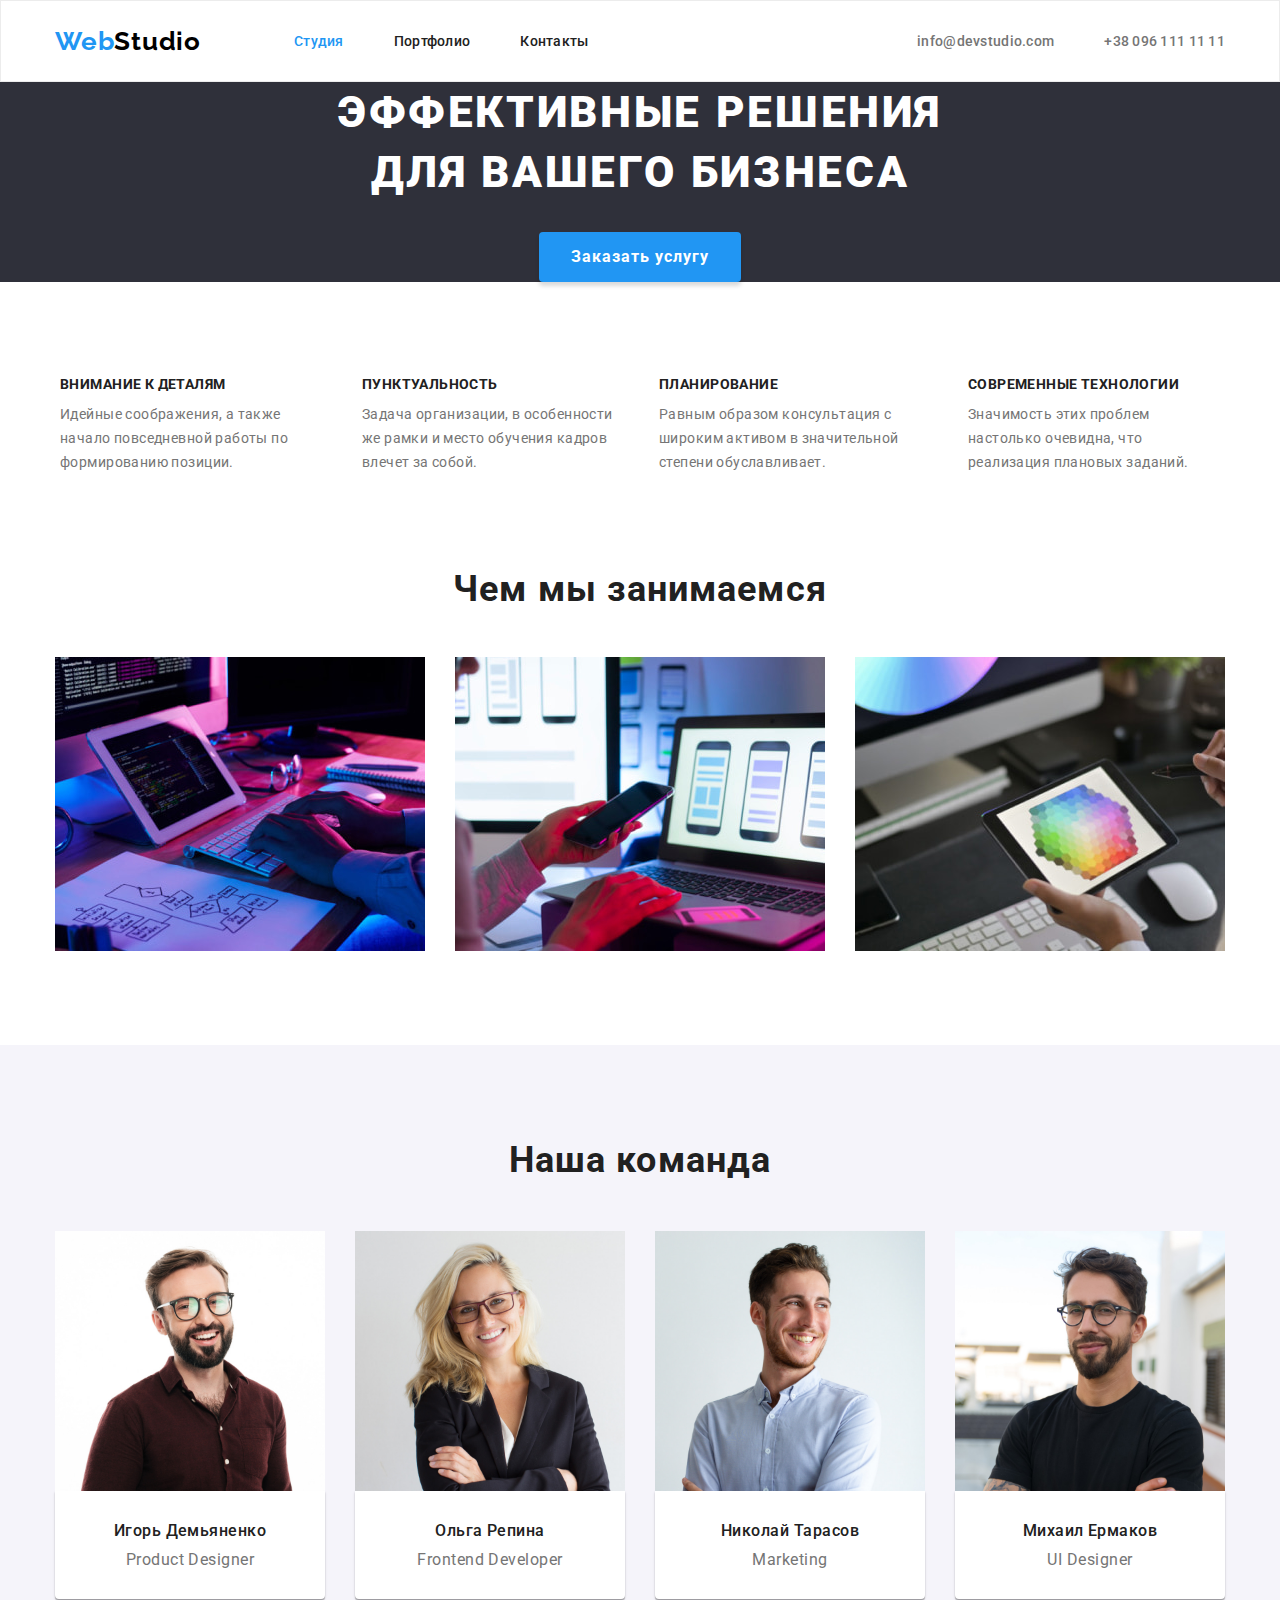
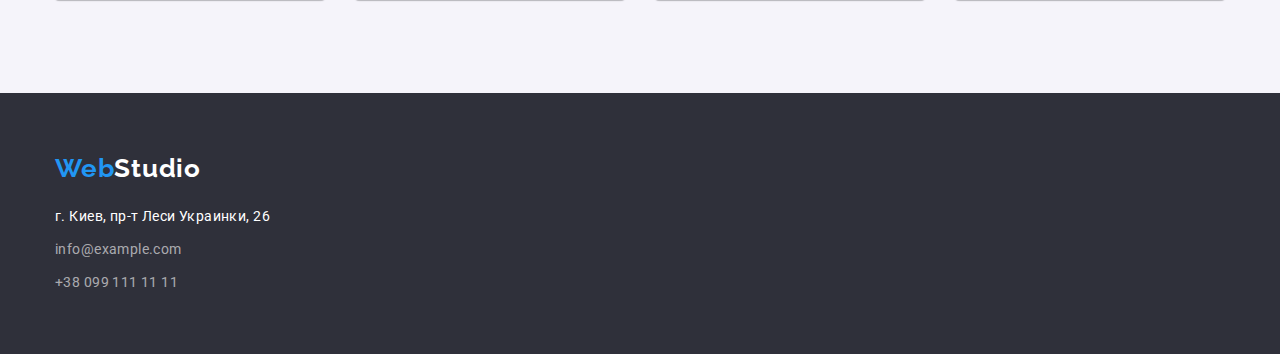
<file: index.html>
<!DOCTYPE html>
<html lang="ru">
  <head>
    <meta charset="UTF-8" />
    <meta http-equiv="X-UA-Compatible" content="IE=edge" />
    <meta name="viewport" content="width=device-width, initial-scale=1.0" />
    <title>Студия</title>
    <!--Fonts start-->
    <link rel="preconnect" href="https://fonts.googleapis.com" />
    <link rel="preconnect" href="https://fonts.gstatic.com" crossorigin />
    <link
      href="https://fonts.googleapis.com/css2?family=Raleway:wght@700&family=Roboto:wght@400;500;700;900&display=swap"
      rel="stylesheet"
    />
    <!--Fonts end-->
    <link
      rel="stylesheet"
      href="https://cdnjs.cloudflare.com/ajax/libs/modern-normalize/1.1.0/modern-normalize.min.css"
    />
    <link rel="stylesheet" href="./css/styles.css" />
  </head>
  <body>
    <!--Header section-->
    <header class="header">
      <div class="container header-container">
        <a class="logo link" href="./index.html"
          ><span class="logo-blue">Web</span><span class="logo-black">Studio</span>
        </a>
        <nav class="header-nav">
          <ul class="header-list list">
            <li class="header-item">
              <a class="header-link header-link-current link" href="./index.html">Студия</a>
            </li>
            <li class="header-item">
              <a class="header-link link" href="./portfolio.html">Портфолио</a>
            </li>
            <li class="header-item"><a class="header-link link" href="">Контакты</a></li>
          </ul>
        </nav>
        <a class="header-mail link" href="mailto:info@devstudio.com">info@devstudio.com</a>
        <a class="header-phone link" href="tel:+380961111111">+38 096 111 11 11</a>
      </div>
    </header>
    <!-- Main section -->
    <main>
      <!--Hero section-->
      <section class="hero">
        <div class="container">
          <h1 class="main-title">Эффективные решения для вашего бизнеса</h1>
          <button class="btn btn-mode-blue" type="button">Заказать услугу</button>
        </div>
      </section>
      <!--Feature section-->
      <section class="section feature">
        <div class="container">
          <h2 class="feature-title visually-hidden">Особенности</h2>
          <ul class="feature-list list">
            <li class="feature-item">
              <h3 class="feature-subtitle">Внимание к деталям</h3>
              <p class="feature-desc">
                Идейные соображения, а также начало повседневной работы по формированию позиции.
              </p>
            </li>
            <li class="feature-item">
              <h3 class="feature-subtitle">Пунктуальность</h3>
              <p class="feature-desc">
                Задача организации, в особенности же рамки и место обучения кадров влечет за собой.
              </p>
            </li>
            <li class="feature-item">
              <h3 class="feature-subtitle">Планирование</h3>
              <p class="feature-desc">
                Равным образом консультация с широким активом в значительной степени обуславливает.
              </p>
            </li>
            <li class="feature-item">
              <h3 class="feature-subtitle">Современные технологии</h3>
              <p class="feature-desc">
                Значимость этих проблем настолько очевидна, что реализация плановых заданий.
              </p>
            </li>
          </ul>
        </div>
      </section>

      <!--Work section-->
      <section class="section section-work">
        <div class="container">
          <h2 class="work-title">Чем мы занимаемся</h2>
          <ul class="work-list card-set list">
            <li class="work-item card-set-item">
              <img
                class="work-img"
                src="./images/work/box-1.jpg"
                alt="верстка"
                width="370"
                height="294"
              />
            </li>
            <li class="work-item card-set-item">
              <img
                class="work-img"
                src="./images/work/box-2.jpg"
                alt="адаптирование"
                width="370"
                height="294"
              />
            </li>
            <li class="work-item card-set-item">
              <img
                class="work-img"
                src="./images/work/box-3.jpg"
                alt="палитра"
                width="370"
                height="294"
              />
            </li>
          </ul>
        </div>
      </section>
      <!--Team section-->
      <section class="section team">
        <div class="container">
          <h2 class="team-title">Наша команда</h2>
          <ul class="team-list card-set list">
            <li class="team-item card-set-item">
              <img
                class="team-img"
                src="./images/team/team-1.jpg"
                alt="Игорь Демьяненко"
                width="270"
                height="260"
              />
              <div class="team-wrapper">
                <h3 class="team-subtitle">Игорь Демьяненко</h3>
                <p class="team-desc" lang="en">Product Designer</p>
              </div>
            </li>
            <li class="team-item card-set-item">
              <img
                class="team-img"
                src="./images/team/team-2.jpg"
                alt="Ольга Репина"
                width="270"
                height="260"
              />
              <div class="team-wrapper">
                <h3 class="team-subtitle">Ольга Репина</h3>
                <p class="team-desc" lang="en">Frontend Developer</p>
              </div>
            </li>
            <li class="team-item card-set-item">
              <img
                class="team-img"
                src="./images/team/team-3.jpg"
                alt="Николай Тарасов"
                width="270"
                height="260"
              />
              <div class="team-wrapper">
                <h3 class="team-subtitle">Николай Тарасов</h3>
                <p class="team-desc" lang="en">Marketing</p>
              </div>
            </li>
            <li class="team-item card-set-item">
              <img
                class="team-img"
                src="./images/team/team-4.jpg"
                alt="Михаил Ермаков"
                width="270"
                height="260"
              />
              <div class="team-wrapper">
                <h3 class="team-subtitle">Михаил Ермаков</h3>
                <p class="team-desc" lang="en">UI Designer</p>
              </div>
            </li>
          </ul>
        </div>
      </section>
    </main>
    <!-- Footer section -->
    <footer class="footer">
      <div class="container">
        <a class="footer-logo link" href="./index.html"
          ><span class="logo-blue">Web</span><span class="logo-white">Studio</span>
        </a>
        <address class="address">
          <ul class="address-list list">
            <li class="address-item">
              <a
                class="address-link link"
                href="https://goo.gl/maps/qH796WS7kQyU1ann8"
                target="_blank"
                rel="noopener norefferrer"
                >г. Киев, пр-т Леси Украинки, 26
              </a>
            </li>
            <li class="address-item">
              <a class="footer-mail link" href="mailto:info@example.com">info@example.com</a>
            </li>
            <li class="address-item">
              <a class="footer-phone link" href="tel:+380991111111">+38 099 111 11 11</a>
            </li>
          </ul>
        </address>
      </div>
    </footer>
  </body>
</html>
</file>
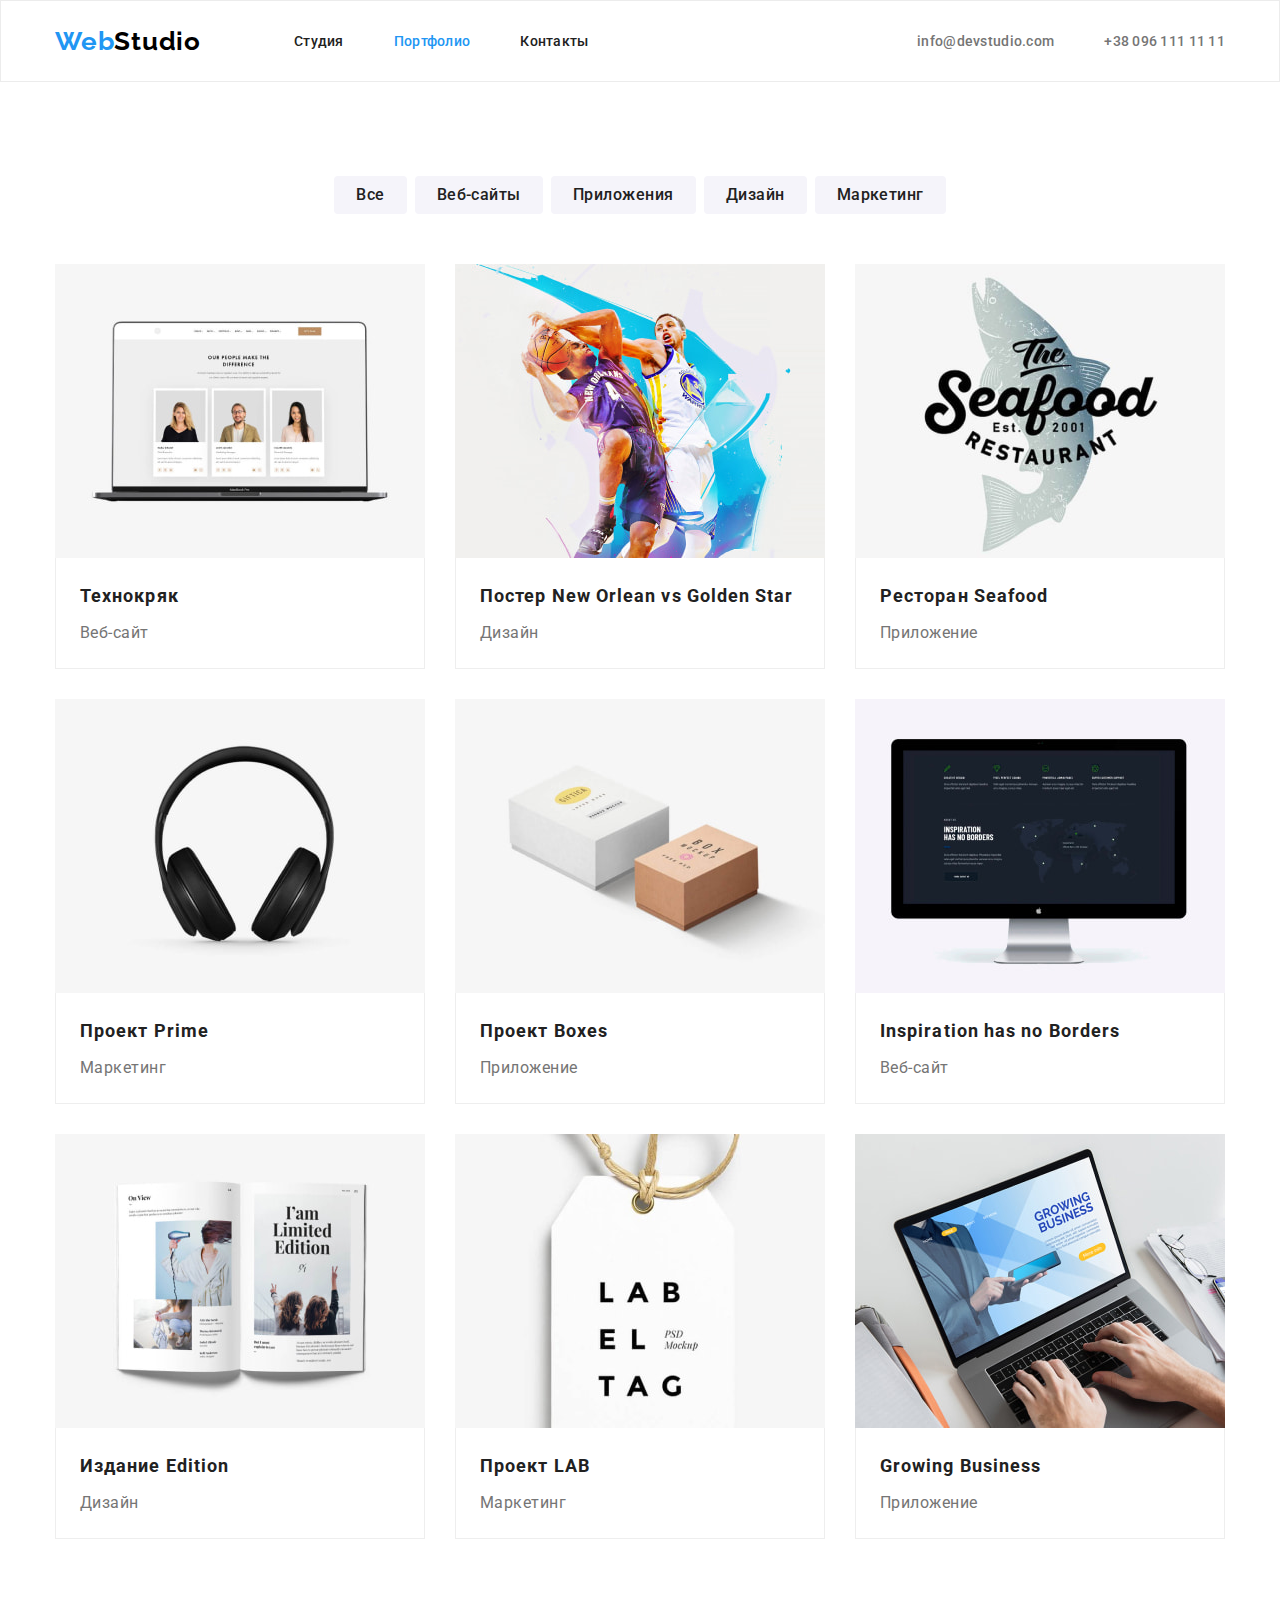
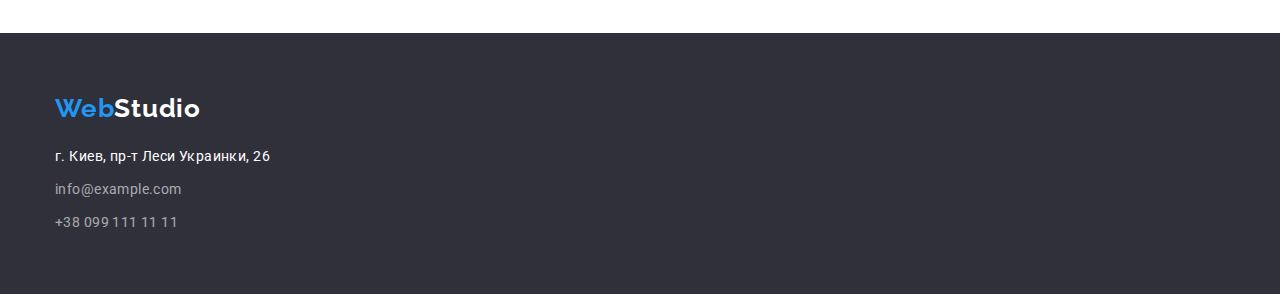
<file: portfolio.html>
<!DOCTYPE html>
<html lang="ru">
  <head>
    <meta charset="UTF-8" />
    <meta http-equiv="X-UA-Compatible" content="IE=edge" />
    <meta name="viewport" content="width=device-width, initial-scale=1.0" />
    <title>Портфолио</title>
    <!--Fonts start-->
    <link rel="preconnect" href="https://fonts.googleapis.com" />
    <link rel="preconnect" href="https://fonts.gstatic.com" crossorigin />
    <link
      href="https://fonts.googleapis.com/css2?family=Raleway:wght@700&family=Roboto:wght@400;500;700;900&display=swap"
      rel="stylesheet"
    />
    <!--Fonts end-->
    <link
      rel="stylesheet"
      href="https://cdnjs.cloudflare.com/ajax/libs/modern-normalize/1.1.0/modern-normalize.min.css"
    />
    <link rel="stylesheet" href="./css/styles.css" />
  </head>
  <body>
    <!--Header section-->
    <header class="header">
      <div class="container header-container">
        <a class="logo link" href="./index.html"
          ><span class="logo-blue">Web</span><span class="logo-black">Studio</span>
        </a>
        <nav class="header-nav">
          <ul class="header-list list">
            <li class="header-item">
              <a class="header-link link" href="./index.html">Студия</a>
            </li>
            <li class="header-item">
              <a class="header-link header-link-current link" href="./portfolio.html">Портфолио</a>
            </li>
            <li class="header-item"><a class="header-link link" href="">Контакты</a></li>
          </ul>
        </nav>
        <a class="header-mail link" href="mailto:info@devstudio.com">info@devstudio.com</a>
        <a class="header-phone link" href="tel:+380961111111">+38 096 111 11 11</a>
      </div>
    </header>

    <!-- Main section -->
    <main>
      <!--Project section-->
      <section class="section project">
        <div class="container">
          <h1 class="main-title visually-hidden">Наши проекты</h1>
          <!--Filters-->
          <ul class="filter-list list">
            <li class="filter-item">
              <button class="btn-mode-grey btn" type="button">Все</button>
            </li>
            <li class="filter-item">
              <button class="btn-mode-grey btn" type="button">Веб-сайты</button>
            </li>
            <li class="filter-item">
              <button class="btn-mode-grey btn" type="button">Приложения</button>
            </li>
            <li class="filter-item">
              <button class="btn-mode-grey btn" type="button">Дизайн</button>
            </li>
            <li class="filter-item">
              <button class="btn-mode-grey btn" type="button">Маркетинг</button>
            </li>
          </ul>
          <!--Projects-->
          <ul class="project-list card-set list">
            <li class="project-item card-set-item">
              <a class="project-link link" href="">
                <img
                  class="project-img"
                  src="./images/projects/project-1.jpg"
                  alt="Технокряк"
                  width="370"
                  height="294"
                />
                <div class="project-wrapper">
                  <h2 class="project-subtitle">Технокряк</h2>
                  <p class="project-desc">Веб-сайт</p>
                </div>
              </a>
            </li>
            <li class="project-item card-set-item">
              <a class="project-link link" href="">
                <img
                  class="project-img"
                  src="./images/projects/project-2.jpg"
                  alt="Постер New Orlean vs Golden Star"
                  width="370"
                  height="294"
                />
                <div class="project-wrapper">
                  <h2 class="project-subtitle">
                    Постер <span lang="en"> New Orlean vs Golden Star </span>
                  </h2>
                  <p class="project-desc">Дизайн</p>
                </div>
              </a>
            </li>
            <li class="project-item card-set-item">
              <a class="project-link link" href="">
                <img
                  class="project-img"
                  src="./images/projects/project-3.jpg"
                  alt="Ресторан Seafood"
                  width="370"
                  height="294"
                />
                <div class="project-wrapper">
                  <h2 class="project-subtitle">Ресторан <span lang="en">Seafood</span></h2>
                  <p class="project-desc">Приложение</p>
                </div>
              </a>
            </li>
            <li class="project-item card-set-item">
              <a class="project-link link" href="">
                <img
                  class="project-img"
                  src="./images/projects/project-4.jpg"
                  alt="Проект Prime"
                  width="370"
                  height="294"
                />
                <div class="project-wrapper">
                  <h2 class="project-subtitle">Проект <span lang="en">Prime</span></h2>
                  <p class="project-desc">Маркетинг</p>
                </div>
              </a>
            </li>
            <li class="project-item card-set-item">
              <a class="project-link link" href="">
                <img
                  class="project-img"
                  src="./images/projects/project-5.jpg"
                  alt="Проект Boxes"
                  width="370"
                  height="294"
                />
                <div class="project-wrapper">
                  <h2 class="project-subtitle">Проект <span lang="en">Boxes </span></h2>
                  <p class="project-desc">Приложение</p>
                </div>
              </a>
            </li>
            <li class="project-item card-set-item">
              <a class="project-link link" href="">
                <img
                  class="project-img"
                  src="./images/projects/project-6.jpg"
                  alt="Inspiration has no Borders"
                  width="370"
                  height="294"
                />
                <div class="project-wrapper">
                  <h2 class="project-subtitle" lang="en">Inspiration has no Borders</h2>
                  <p class="project-desc">Веб-сайт</p>
                </div>
              </a>
            </li>
            <li class="project-item card-set-item">
              <a class="project-link link" href="">
                <img
                  class="project-img"
                  src="./images/projects/project-7.jpg"
                  alt="Издание Limited Edition"
                  width="370"
                  height="294"
                />
                <div class="project-wrapper">
                  <h2 class="project-subtitle">Издание <span lang="en">Edition</span></h2>
                  <p class="project-desc">Дизайн</p>
                </div>
              </a>
            </li>
            <li class="project-item card-set-item">
              <a class="project-link link" href="">
                <img
                  class="project-img"
                  src="./images/projects/project-8.jpg"
                  alt="Проект LAB"
                  width="370"
                  height="294"
                />
                <div class="project-wrapper">
                  <h2 class="project-subtitle">Проект <span lang="en">LAB</span></h2>
                  <p class="project-desc">Маркетинг</p>
                </div>
              </a>
            </li>
            <li class="project-item card-set-item">
              <a class="project-link link" href="">
                <img
                  class="project-img"
                  src="./images/projects/project-9.jpg"
                  alt="Growing Business"
                  width="370"
                  height="294"
                />
                <div class="project-wrapper">
                  <h2 class="project-subtitle" lang="en">Growing Business</h2>
                  <p class="project-desc">Приложение</p>
                </div>
              </a>
            </li>
          </ul>
        </div>
      </section>
    </main>

    <!-- Footer section -->
    <footer class="footer">
      <div class="container">
        <a class="footer-logo link" href="./index.html"
          ><span class="logo-blue">Web</span><span class="logo-white">Studio</span>
        </a>
        <address class="address">
          <ul class="address-list list">
            <li class="address-item">
              <a
                class="address-link link"
                href="https://goo.gl/maps/qH796WS7kQyU1ann8"
                target="_blank"
                rel="noopener norefferrer"
                >г. Киев, пр-т Леси Украинки, 26
              </a>
            </li>
            <li class="address-item">
              <a class="footer-mail link" href="mailto:info@example.com">info@example.com</a>
            </li>
            <li class="address-item">
              <a class="footer-phone link" href="tel:+380991111111">+38 099 111 11 11</a>
            </li>
          </ul>
        </address>
      </div>
    </footer>
  </body>
</html>
</file>
<file: css/styles.css>
:root {
  /* fonts */
  --main-font: 'Roboto', sans-serif;
  --secondary-font: 'Raleway', sans-serif;

  /* text colors */
  --main-txt-cl: #212121;
  --secondary-txt-cl: #757575;
  --light-txt-cl: #ffffff;
  --accent-txt-cl: #2196f3;

  /* bg colors */
  --dark-bg-cl: #2f303a;
  --light-bg-cl: #f5f4fa;

  /* others */
  --indent: 30px;
  --items: 3;
}

html {
  box-sizing: border-box;
}

/* *,
*::before,
*::after {
  box-sizing: inherit;
  padding: 0;
  margin: 0;
} */

body {
  font-family: var(--main-font);
  color: var(--main-txt-cl);
}

/* reset styles */

h1,
h2,
h3,
h4,
h5,
h6,
p {
  margin: 0;
}

img {
  display: block;
}

.link {
  text-decoration: none;
  color: currentColor;
}
.list {
  padding: 0;
  margin: 0;
  list-style: none;
}

.visually-hidden {
  position: absolute;
  width: 1px;
  height: 1px;
  margin: -1px;
  border: 0;
  padding: 0;

  white-space: nowrap;
  clip-path: inset(100%);
  clip: rect(0 0 0 0);
  overflow: hidden;
}

/* Card set */
.card-set {
  display: flex;
  flex-wrap: wrap;
  gap: var(--indent);
}

.card-set-item {
  flex-basis: calc((100% - var(--indent) * (var(--items) - 1)) / var(--items));
}

/* Basic styles */

.container {
  width: 1200px;
  margin-left: auto;
  margin-right: auto;
  padding-left: 15px;
  padding-right: 15px;
  /* outline: 2px solid red; */
  outline-offset: -2px;
}

.section {
  padding-top: 94px;
  padding-bottom: 94px;
}

.btn {
  font-family: var(--main-font);
  font-size: 16px;
  cursor: pointer;
  background-color: transparent;
}

.btn:hover,
.btn:focus {
  background-color: var(--accent-txt-cl);
  color: var(--light-txt-cl);
}

.btn-mode-blue {
  min-width: 200px;
  min-height: 50px;
  padding: 8px 30px;

  background-color: var(--accent-txt-cl);
  color: var(--light-txt-cl);
  font-weight: 700;
  line-height: calc(30 / 16);
  letter-spacing: 0.06em;

  box-shadow: 0px 4px 4px rgba(0, 0, 0, 0.15);
  border-radius: 4px;
  border-color: transparent;
}

.btn-mode-grey {
  min-width: 145;
  min-height: 38;
  padding: 4px 20px;
  background-color: var(--light-bg-cl);
  color: var(--main-txt-cl);
  font-weight: 500;
  line-height: calc(26 / 16);
  text-align: center;
  letter-spacing: 0.03em;
  background: #f5f4fa;
  border-radius: 4px;
  border-color: transparent;
}

/* Header section */

.header {
  border: 1px solid #ececec;
}

.header-container {
  display: flex;
  align-items: center;
}

.header-list {
  display: flex;
  gap: 50px;
}

.logo {
  margin-right: 93px;
}

.logo,
.footer-logo {
  font-family: 'Raleway';
  font-style: normal;
  font-weight: 700;
  font-size: 26px;
  line-height: calc(31 / 26);
  letter-spacing: 0.03em;
}

/* .footer-logo {
  margin-bottom: 20px;
} */

.logo-blue {
  color: #2196f3;
}
.logo-black {
  color: #000000;
}

.logo-white {
  color: #ffffff;
}

.header-nav {
  margin-right: auto;
}

/* .header-list .header-item:not(:last-child) {
  margin-right: 50px;
} */

/* .header-list .header-item:last-child {
  margin-right: 0;
} */

/* .header-list .header-item + .header-item {
  margin-left: 50px;
} */

/* .header-list .header-item {
  margin-right: 50px;
}
.header-list .header-item:last-child {
  margin-right: 0;
} */

.header-link {
  display: block;
  font-weight: 500;
  font-size: 14px;
  line-height: calc(16 / 14);
  letter-spacing: 0.02em;
  color: #212121;
  padding-top: 32px;
  padding-bottom: 32px;
}

.header-link:hover,
.header-link:focus,
.header-mail:hover,
.header-mail:focus,
.header-phone:hover,
.header-phone:focus,
.footer-mail:hover,
.footer-mail:focus,
.footer-phone:hover,
.footer-phone:focus {
  color: var(--accent-txt-cl);
}

.header-link-current {
  color: var(--accent-txt-cl);
}

.header-mail {
  margin-right: 50px;
}
.header-mail,
.header-phone {
  padding-top: 32px;
  padding-bottom: 32px;
  font-weight: 500;
  font-size: 14px;
  line-height: calc(16 / 14);
  letter-spacing: 0.02em;
  color: #757575;
}

/* Hero section */
.hero {
  text-align: center;
  background-color: var(--dark-bg-cl);
  /* padding-top: 200px;
  padding-bottom: 280px; */
}

.main-title {
  margin: 0 auto;
  margin-bottom: 30px;
  width: 696px;
  /* padding-top: 200px;
  padding-bottom: 280px; */
  font-weight: 900;
  font-size: 44px;
  line-height: calc(60 / 44);
  text-align: center;

  letter-spacing: 0.06em;
  text-transform: uppercase;
  color: var(--light-txt-cl);
}

/* Feature section */

.feature-list {
  display: flex;
  gap: 30px;
  padding-right: 5px;
  padding-left: 5px;
}

.feature-subtitle {
  font-weight: 700;
  font-size: 14px;
  line-height: calc(16 / 14);
  letter-spacing: 0.03em;
  text-transform: uppercase;
  color: var(--main-txt-cl);
  padding-bottom: 10px;
}
.feature-item {
  font-size: 14px;
  line-height: calc(24 / 14);
  letter-spacing: 0.03em;
  color: var(--secondary-txt-cl);
}

/* Work section */

.section-work {
  padding-top: 0;
}
.work-title {
  margin-bottom: 47px;
}
.work-title,
.team-title {
  font-weight: 700;
  font-size: 36px;
  line-height: calc(42 / 36);
  text-align: center;
  letter-spacing: 0.03em;
  color: var(--main-txt-cl);
  text-align: center;
}

.work-list {
  display: flex;
  gap: var(--indent);
  flex-wrap: wrap;
}

/* Team section */

.team {
  background: #f5f4fa;
}

.team-title {
  margin-bottom: 50px;
}

.team-list {
  display: flex;
  gap: var(--indent);
  flex-wrap: wrap;
  --items: 4;
}

/* .team-item {
  flex-basis: calc((100% - var(--indent) * (var(--items) - 1)) / var(--items));
} */

.team-wrapper {
  background: #ffffff;
  box-shadow: 0px 1px 3px rgba(0, 0, 0, 0.12), 0px 1px 1px rgba(0, 0, 0, 0.14),
    0px 2px 1px rgba(0, 0, 0, 0.2);
  border-radius: 0px 0px 4px 4px;

  padding-top: 30px;
  padding-bottom: 30px;
  padding-right: 5px;
  padding-left: 5px;
}

.team-subtitle {
  margin-bottom: 10px;
  font-weight: 500;
  font-size: 16px;
  line-height: calc(19 / 16);
  letter-spacing: 0.03em;
  text-align: center;
  color: var(--main-txt-cl);
}

.team-desc {
  font-weight: 400;
  font-size: 16px;
  line-height: calc(19 / 16);
  text-align: center;
  letter-spacing: 0.03em;
  color: #757575;
}

/* Project section */

.filter-list {
  display: flex;
  gap: 8px;
  margin-bottom: 50px;
  justify-content: center;
}

.project-list {
  display: flex;
  gap: var(--indent);
  flex-wrap: wrap;
}

.filter-item {
  font-weight: 500;
  font-size: 16px;
  line-height: calc(26 / 16);
  letter-spacing: 0.03em;
  color: var(--main-txt-cl);
}

.project-wrapper {
  padding-top: 20px;
  padding-right: 24px;
  padding-bottom: 20px;
  padding-left: 24px;

  border: 1px solid #eeeeee;
  border-top: none;
}

.project-subtitle {
  margin-bottom: 4px;
  font-weight: 700;
  font-size: 18px;
  line-height: calc(36 / 18);
  letter-spacing: 0.06em;
  color: var(--main-txt-cl);
}
.project-desc {
  font-size: 16px;
  line-height: calc(30 / 16);
  letter-spacing: 0.03em;
  color: var(--secondary-txt-cl);
}

/* Footer section */

.footer {
  padding-top: 60px;
  padding-bottom: 60px;
  background-color: var(--dark-bg-cl);
}

.address-list {
  display: block;
  /* gap: 9px; */
  margin-top: 20px;
}

.address-item .address-link {
  font-family: 'Roboto';
  font-style: normal;
  font-size: 14px;
  line-height: calc(24 / 14);
  letter-spacing: 0.03em;
  color: #ffffff;
}

.address-item:not(:last-child) {
  margin-bottom: 9px;
}

.footer-mail,
.footer-phone {
  font-family: 'Roboto';
  font-style: normal;
  font-size: 14px;
  line-height: calc(24 / 14);
  letter-spacing: 0.03em;
  color: rgba(255, 255, 255, 0.6);
}
</file>
